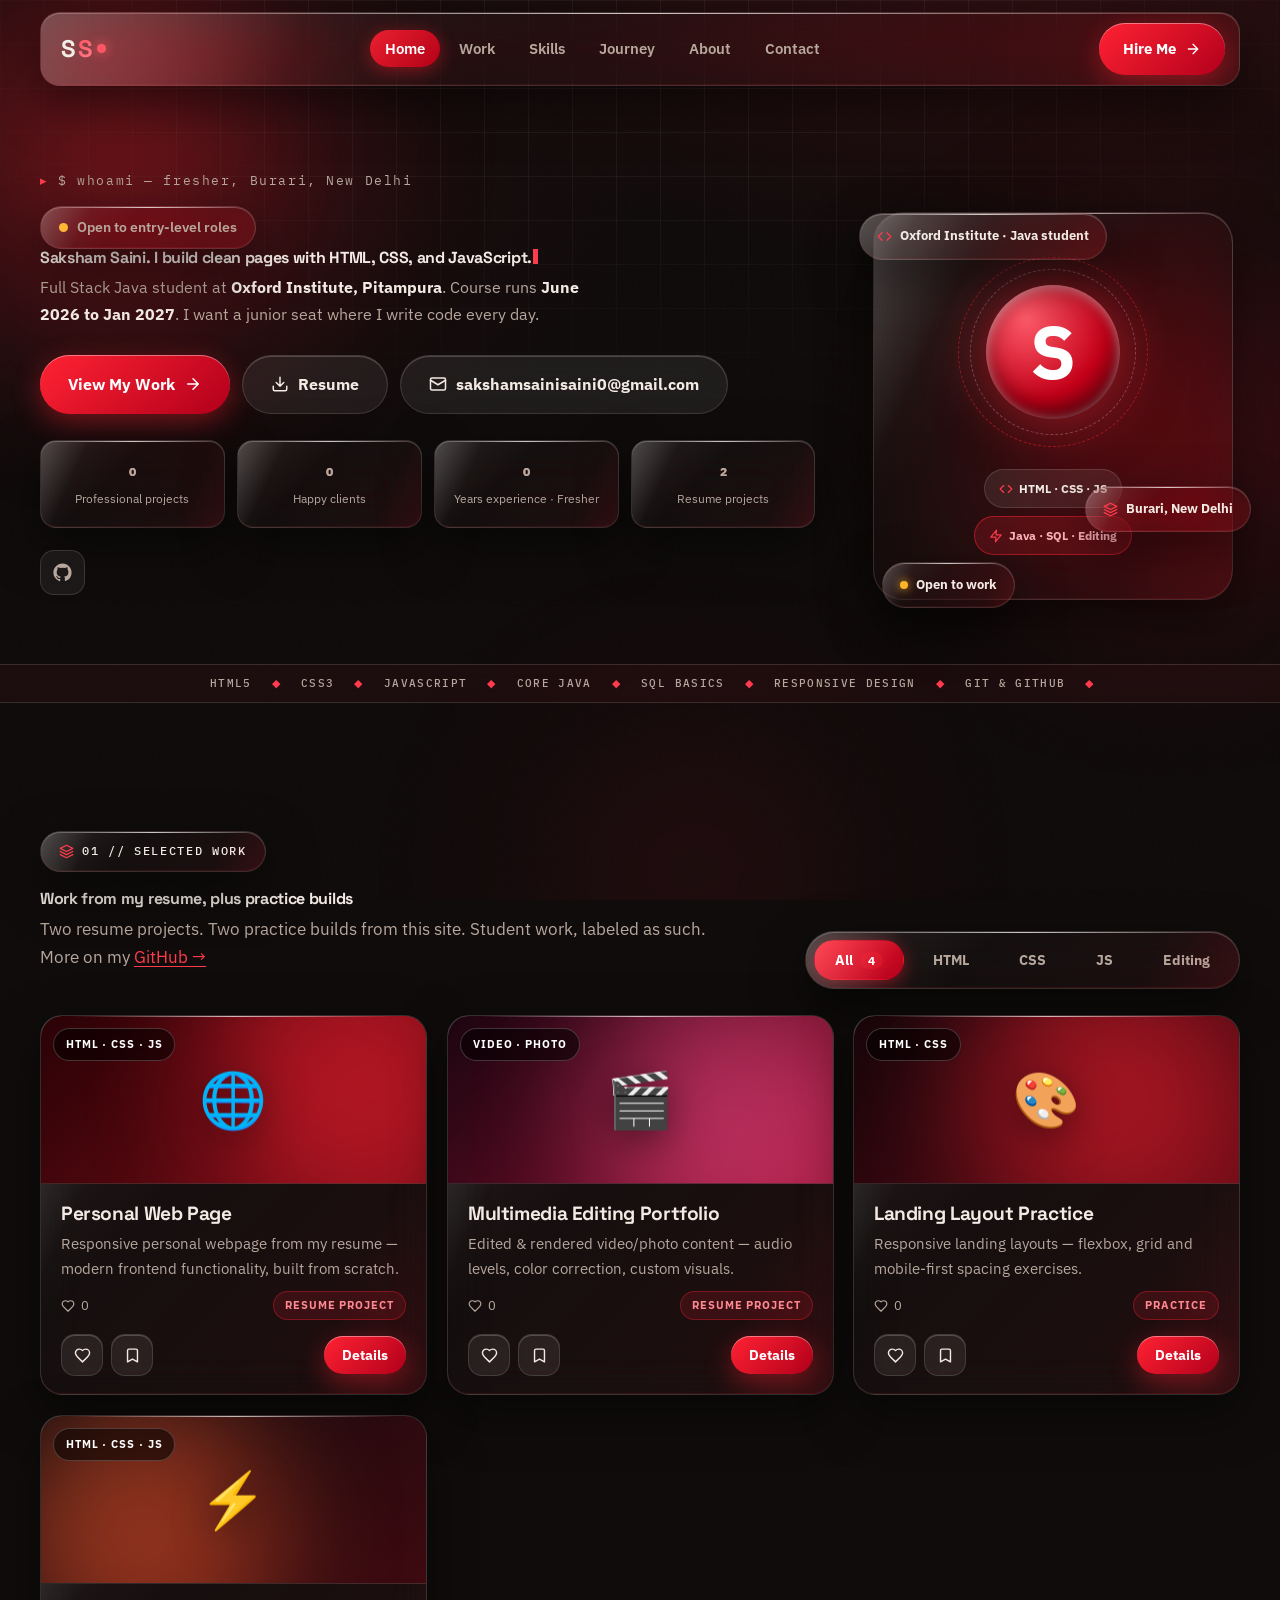
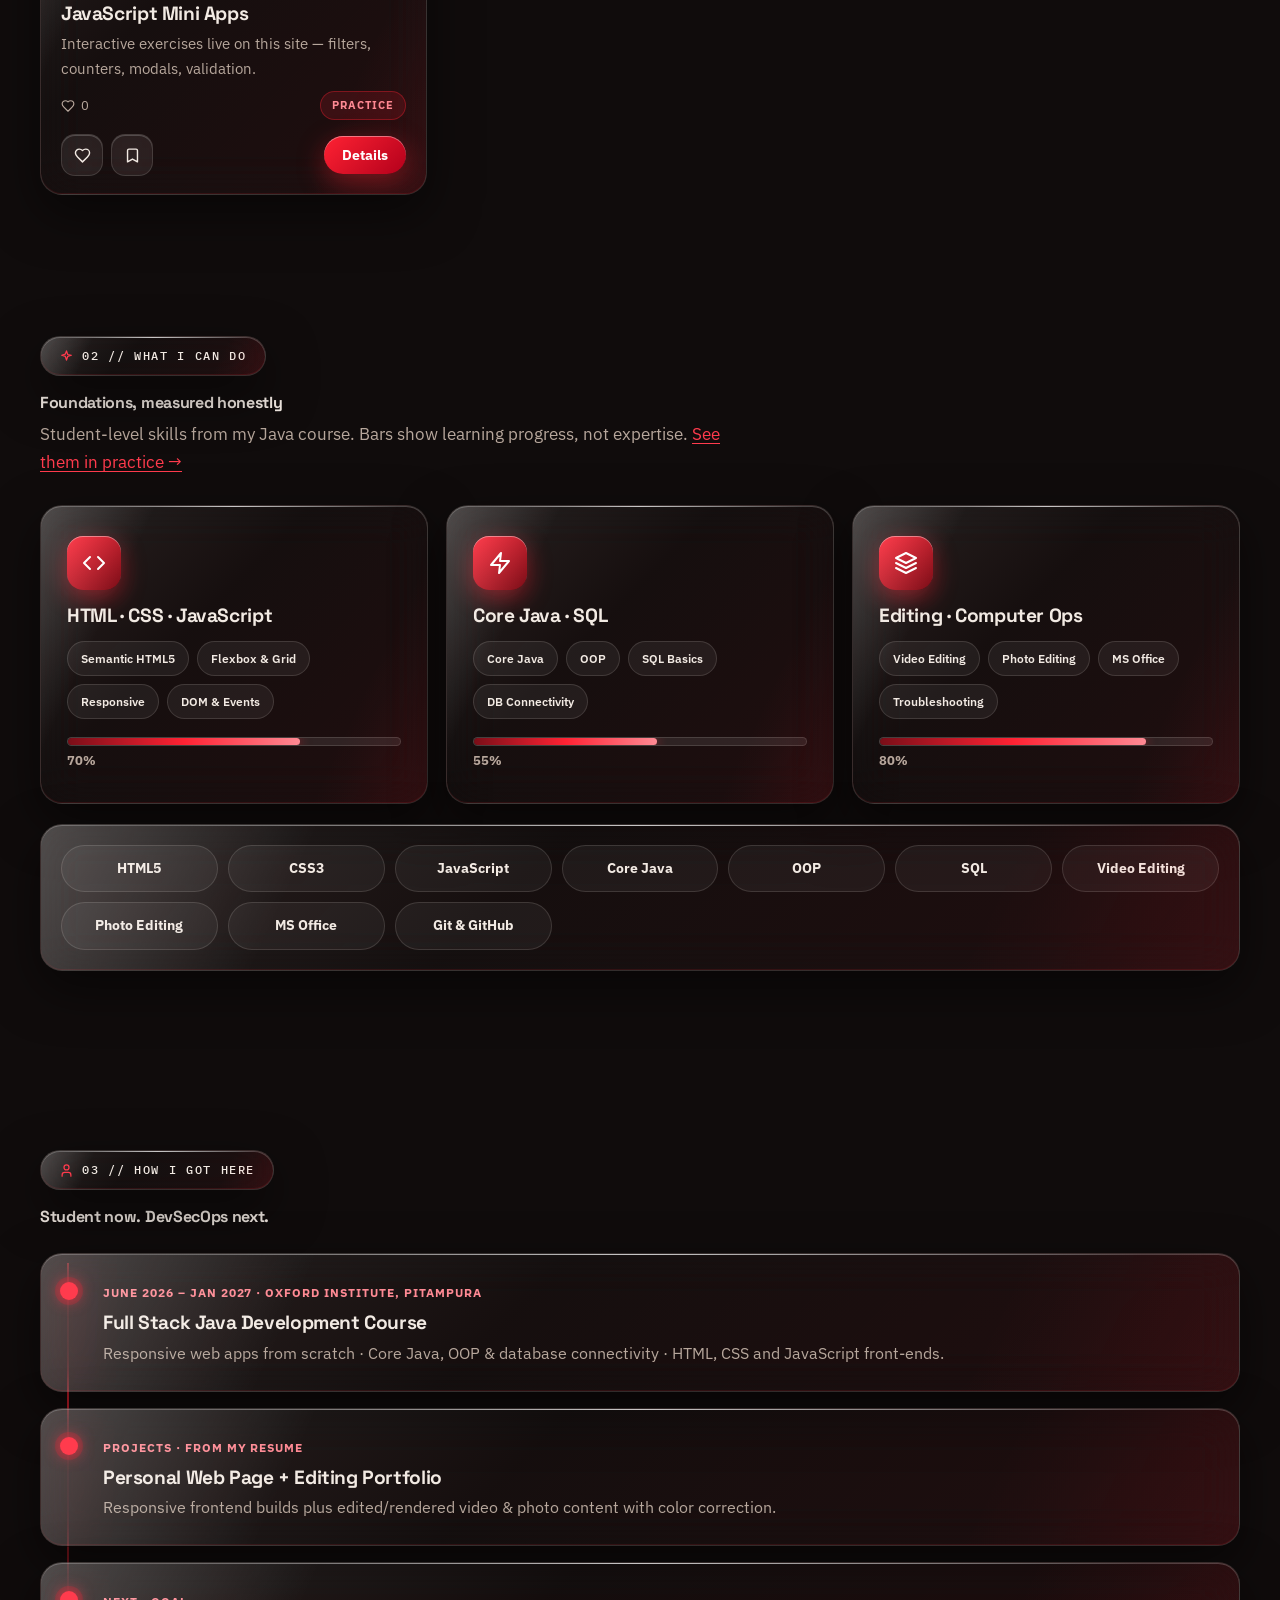
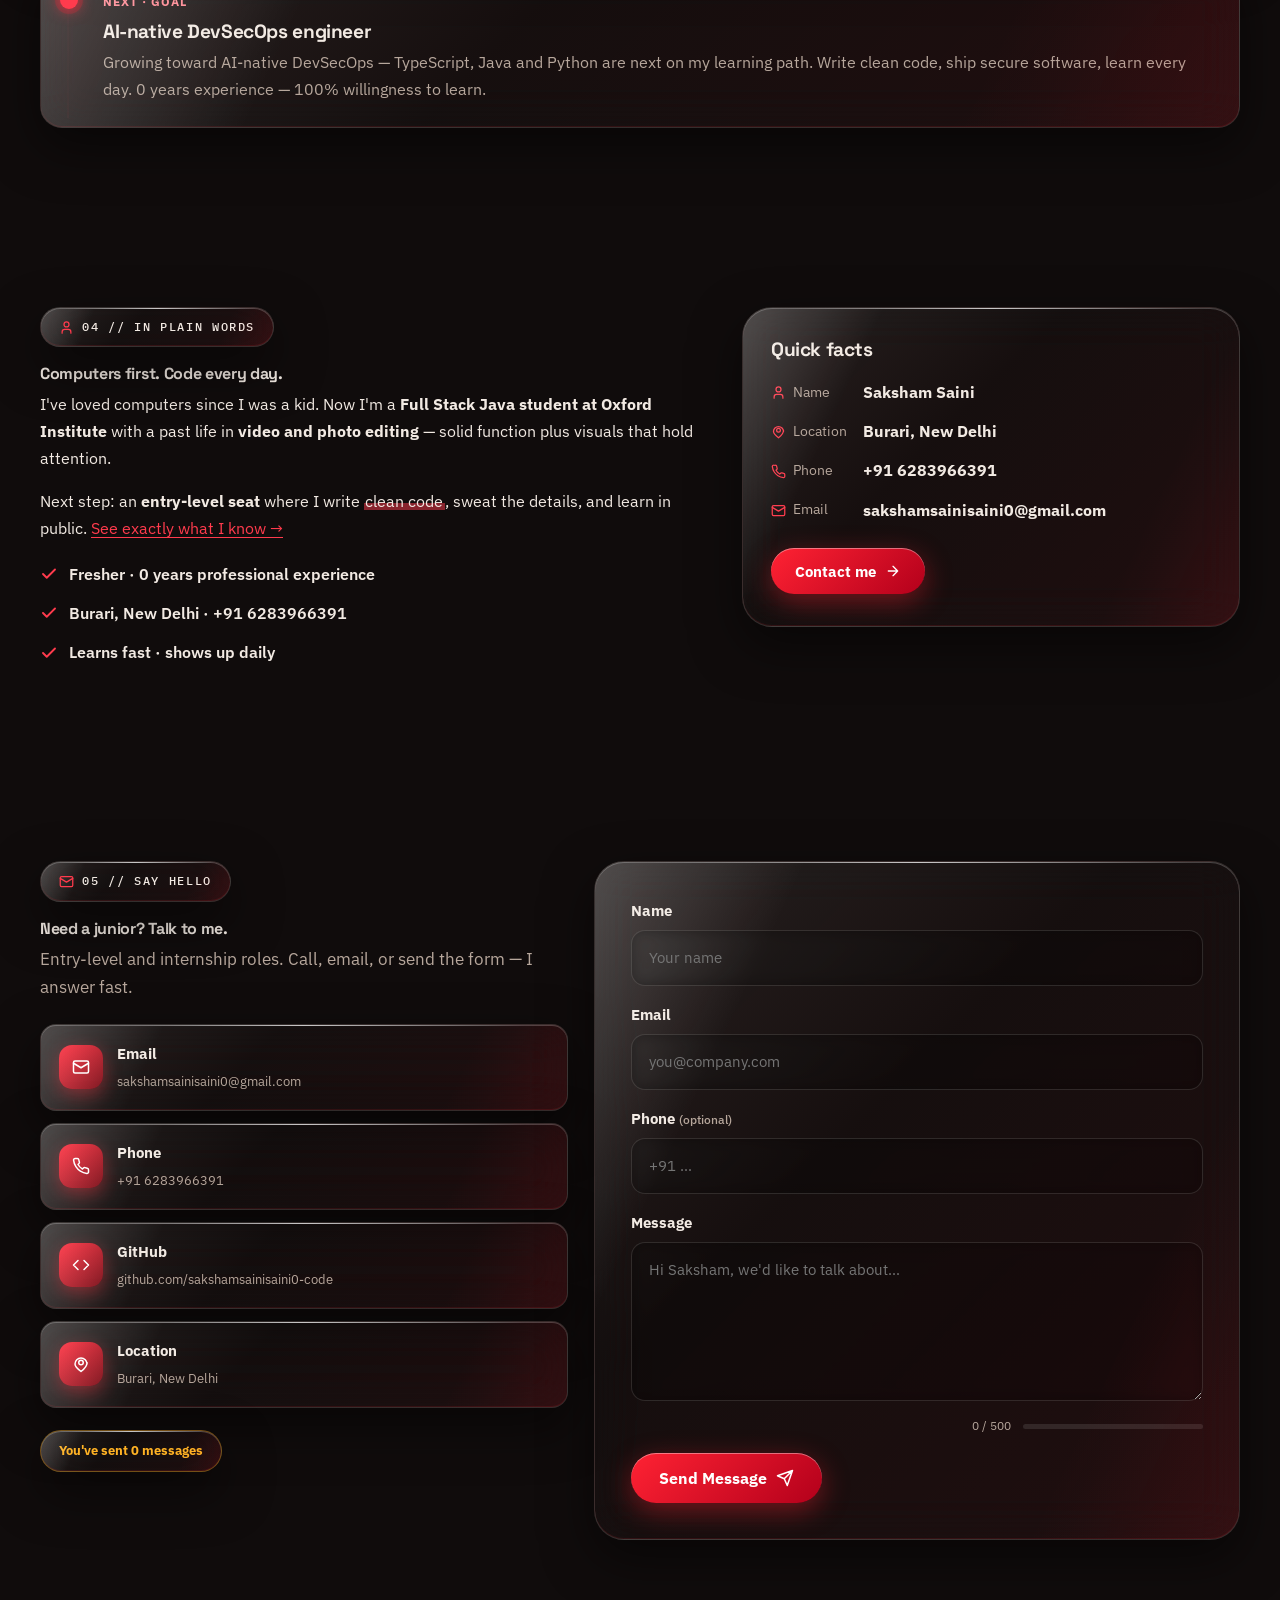
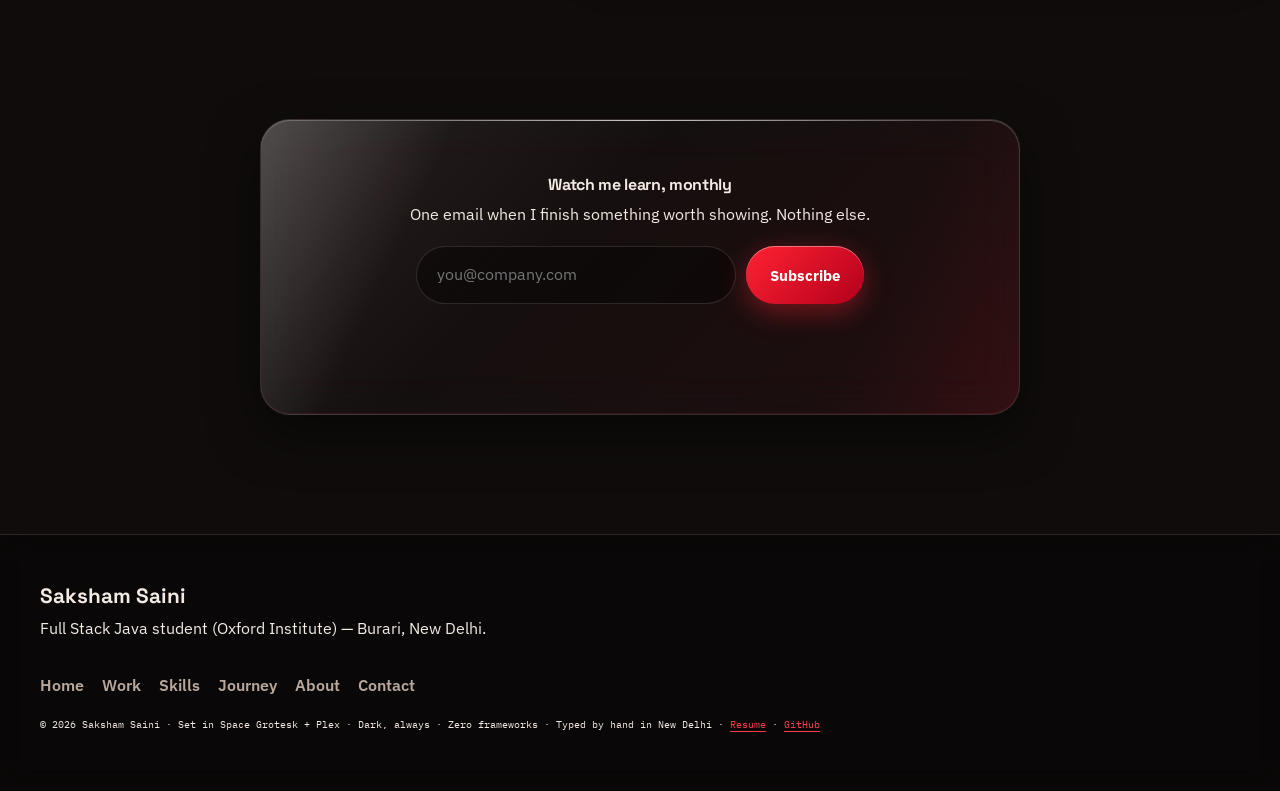
<file: index.html>
<!DOCTYPE html>
<html lang="en" data-theme="dark">
<head>
<meta charset="UTF-8">
<meta name="viewport" content="width=device-width, initial-scale=1.0, viewport-fit=cover">
<title>Saksham Saini — Full Stack Java Student & Aspiring Frontend Developer | New Delhi</title>
<meta name="description" content="Saksham Saini — Full Stack Java student at Oxford Institute, New Delhi. HTML, CSS, JavaScript, Core Java & SQL foundations plus video/photo editing. Seeking an entry-level role.">
<meta name="author" content="Saksham Saini">
<meta name="robots" content="index, follow">
<meta name="theme-color" content="#100C0C">
<meta name="color-scheme" content="dark">
<meta property="og:type" content="website">
<meta property="og:title" content="Saksham Saini — Full Stack Java Student & Aspiring Developer">
<meta property="og:description" content="Oxford Institute student. HTML · CSS · JS · Core Java · SQL. Seeking an entry-level position.">
<meta property="og:site_name" content="Saksham Saini Portfolio">
<meta name="twitter:card" content="summary">
<meta name="twitter:title" content="Saksham Saini — Full Stack Java Student">
<meta name="twitter:description" content="HTML · CSS · JS · Java · SQL. Fresher seeking an entry-level role.">
<link rel="icon" href="data:image/svg+xml,%3Csvg xmlns='http://www.w3.org/2000/svg' viewBox='0 0 100 100'%3E%3Crect width='100' height='100' rx='24' fill='%23060607'/%3E%3Ctext x='50' y='70' font-size='54' text-anchor='middle' fill='%23ff2233' font-family='Arial Black' font-weight='900'%3ES%3C/text%3E%3Ccircle cx='78' cy='26' r='8' fill='%23ff2233'/%3E%3C/svg%3E">
<link rel="preconnect" href="https://fonts.googleapis.com">
<link rel="preconnect" href="https://fonts.gstatic.com" crossorigin>
<link href="https://fonts.googleapis.com/css2?family=Space+Grotesk:wght@500;700&family=IBM+Plex+Sans:wght@400;500;600&family=IBM+Plex+Mono:wght@400;500&display=swap" rel="stylesheet">
<link rel="preload" href="style.css" as="style">
<link rel="stylesheet" href="style.css">
<script type="application/ld+json">{"@context":"https://schema.org","@type":"Person","name":"Saksham Saini","jobTitle":"Full Stack Java Student, Aspiring Frontend Developer","email":"mailto:sakshamsainisaini0@gmail.com","telephone":"+91-6283966391","address":{"@type":"PostalAddress","addressLocality":"Burari, New Delhi","addressCountry":"IN"},"knowsAbout":["HTML","CSS","JavaScript","Core Java","SQL","Video Editing"],"sameAs":["https://github.com/sakshamsainisaini0-code?tab=repositories"]}</script>
<style>html{scroll-behavior:smooth}body{margin:0;background:#100C0C;color:#F2EAE3;font-family:'IBM Plex Sans',-apple-system,'Segoe UI',Arial,sans-serif}.skip-link{position:absolute;left:-9999px;top:0;background:#ff2233;color:#fff;padding:12px 20px;z-index:9999;border-radius:0 0 12px 0;font-weight:700}.skip-link:focus{left:0}</style>
</head>
<body>
<a href="#main" class="skip-link">Skip to content</a>
<!-- If you're reading this source: I read docs. Hire me. -->

<!-- SVG ICON SPRITE (minimal set) -->
<svg width="0" height="0" style="position:absolute" aria-hidden="true"><defs>
<symbol id="i-arrow" viewBox="0 0 24 24" fill="none" stroke="currentColor" stroke-width="2" stroke-linecap="round" stroke-linejoin="round"><path d="M5 12h14M12 5l7 7-7 7"/></symbol>
<symbol id="i-mail" viewBox="0 0 24 24" fill="none" stroke="currentColor" stroke-width="2" stroke-linecap="round" stroke-linejoin="round"><rect x="2" y="4" width="20" height="16" rx="2"/><path d="m22 7-10 6L2 7"/></symbol>
<symbol id="i-download" viewBox="0 0 24 24" fill="none" stroke="currentColor" stroke-width="2" stroke-linecap="round" stroke-linejoin="round"><path d="M21 15v4a2 2 0 0 1-2 2H5a2 2 0 0 1-2-2v-4M7 10l5 5 5-5M12 15V3"/></symbol>
<symbol id="i-menu" viewBox="0 0 24 24" fill="none" stroke="currentColor" stroke-width="2" stroke-linecap="round"><path d="M4 7h16M4 12h16M4 17h16"/></symbol>
<symbol id="i-x" viewBox="0 0 24 24" fill="none" stroke="currentColor" stroke-width="2" stroke-linecap="round"><path d="M18 6 6 18M6 6l12 12"/></symbol>
<symbol id="i-heart" viewBox="0 0 24 24" fill="none" stroke="currentColor" stroke-width="2" stroke-linecap="round" stroke-linejoin="round"><path d="M19 14c1.49-1.46 3-3.21 3-5.5A5.5 5.5 0 0 0 16.5 3c-1.76 0-3 .5-4.5 2-1.5-1.5-2.74-2-4.5-2A5.5 5.5 0 0 0 2 8.5c0 2.3 1.5 4.05 3 5.5l7 7Z"/></symbol>
<symbol id="i-bookmark" viewBox="0 0 24 24" fill="none" stroke="currentColor" stroke-width="2" stroke-linecap="round" stroke-linejoin="round"><path d="m19 21-7-4-7 4V5a2 2 0 0 1 2-2h10a2 2 0 0 1 2 2v16z"/></symbol>
<symbol id="i-code" viewBox="0 0 24 24" fill="none" stroke="currentColor" stroke-width="2" stroke-linecap="round" stroke-linejoin="round"><path d="m16 18 6-6-6-6M8 6l-6 6 6 6"/></symbol>
<symbol id="i-layers" viewBox="0 0 24 24" fill="none" stroke="currentColor" stroke-width="2" stroke-linecap="round" stroke-linejoin="round"><path d="m12 2 10 5-10 5L2 7l10-5zM2 17l10 5 10-5M2 12l10 5 10-5"/></symbol>
<symbol id="i-sparkles" viewBox="0 0 24 24" fill="none" stroke="currentColor" stroke-width="2" stroke-linecap="round" stroke-linejoin="round"><path d="M12 3l1.9 5.8L19.7 10l-5.8 1.9L12 17.7l-1.9-5.8L4.3 10l5.8-1.9L12 3z"/></symbol>
<symbol id="i-user" viewBox="0 0 24 24" fill="none" stroke="currentColor" stroke-width="2" stroke-linecap="round" stroke-linejoin="round"><path d="M19 21v-2a4 4 0 0 0-4-4H9a4 4 0 0 0-4 4v2"/><circle cx="12" cy="7" r="4"/></symbol>
<symbol id="i-send" viewBox="0 0 24 24" fill="none" stroke="currentColor" stroke-width="2" stroke-linecap="round" stroke-linejoin="round"><path d="m22 2-7 20-4-9-9-4 20-7zM22 2 11 13"/></symbol>
<symbol id="i-check" viewBox="0 0 24 24" fill="none" stroke="currentColor" stroke-width="2.5" stroke-linecap="round" stroke-linejoin="round"><path d="M20 6 9 17l-5-5"/></symbol>
<symbol id="i-zap" viewBox="0 0 24 24" fill="none" stroke="currentColor" stroke-width="2" stroke-linecap="round" stroke-linejoin="round"><path d="M13 2 3 14h9l-1 8 10-12h-9l1-8z"/></symbol>
<symbol id="i-sun" viewBox="0 0 24 24" fill="none" stroke="currentColor" stroke-width="2" stroke-linecap="round"><circle cx="12" cy="12" r="4"/><path d="M12 2v2m0 16v2M4.9 4.9l1.4 1.4m11.4 11.4 1.4 1.4M2 12h2m16 0h2M4.9 19.1l1.4-1.4m11.4-11.4 1.4-1.4"/></symbol>
<symbol id="i-moon" viewBox="0 0 24 24" fill="none" stroke="currentColor" stroke-width="2" stroke-linecap="round" stroke-linejoin="round"><path d="M12 3a6 6 0 0 0 9 9 9 9 0 1 1-9-9z"/></symbol>
<symbol id="i-pin" viewBox="0 0 24 24" fill="none" stroke="currentColor" stroke-width="2" stroke-linecap="round" stroke-linejoin="round"><path d="M20 10c0 6-8 12-8 12s-8-6-8-10a8 8 0 0 1 16 0z"/><circle cx="12" cy="10" r="3"/></symbol>
<symbol id="i-phone" viewBox="0 0 24 24" fill="none" stroke="currentColor" stroke-width="2" stroke-linecap="round" stroke-linejoin="round"><path d="M22 16.9v3a2 2 0 0 1-2.2 2 19.8 19.8 0 0 1-8.6-3.1 19.5 19.5 0 0 1-6-6A19.8 19.8 0 0 1 2.1 4.2 2 2 0 0 1 4.1 2h3a2 2 0 0 1 2 1.7c.1 1 .4 2 .7 2.9a2 2 0 0 1-.5 2.1L8 10a16 16 0 0 0 6 6l1.3-1.3a2 2 0 0 1 2.1-.5c.9.3 1.9.6 2.9.7a2 2 0 0 1 1.7 2z"/></symbol>
</defs></svg>

<div class="scroll-progress" id="scrollProgress" aria-hidden="true"></div>
<div class="bg-stage" aria-hidden="true">
  <div class="orb orb-1"></div><div class="orb orb-2"></div><div class="orb orb-3"></div>
  <div class="grid-overlay"></div><div class="noise"></div>
</div>
<div class="cursor-glow" id="cursorGlow" aria-hidden="true"></div>

<header class="site-header" id="siteHeader">
  <nav class="nav-shell glass-liquid" aria-label="Main navigation">
    <a href="#home" class="logo" aria-label="Saksham Saini — home">S<span class="logo-m">S</span><span class="logo-dot"></span></a>
    <ul class="nav-links" id="navLinks">
      <li><a href="#home" class="nav-link active" data-nav="home">Home</a></li>
      <li><a href="#projects" class="nav-link" data-nav="projects">Work</a></li>
      <li><a href="#skills" class="nav-link" data-nav="skills">Skills</a></li>
      <li><a href="#journey" class="nav-link" data-nav="journey">Journey</a></li>
      <li><a href="#about" class="nav-link" data-nav="about">About</a></li>
      <li><a href="#contact" class="nav-link" data-nav="contact">Contact</a></li>
    </ul>
    <div class="nav-actions">
      <a href="#contact" class="btn btn-red magnetic"><span>Hire Me</span><svg width="16" height="16"><use href="#i-arrow"/></svg></a>
      <button class="icon-glass menu-btn" id="mobileToggle" aria-label="Open menu" aria-expanded="false" aria-controls="mobileMenu"><svg width="22" height="22"><use href="#i-menu"/></svg></button>
    </div>
  </nav>
  <div class="mobile-menu glass-liquid" id="mobileMenu" hidden>
    <a href="#home">Home</a><a href="#projects">Work</a><a href="#skills">Skills</a><a href="#journey">Journey</a><a href="#about">About</a><a href="#contact">Contact</a>
  </div>
</header>

<main id="main">
<!-- ============ HERO ============ -->
<section id="home" class="hero" data-section="home" aria-labelledby="hero-heading">
  <div class="container hero-grid">
    <div class="hero-copy">
      <p class="mono-kicker">$ whoami — fresher, Burari, New Delhi</p>
      <div class="hero-badge glass-liquid"><span class="pulse"></span> Open to entry-level roles</div>
      <h1 id="hero-heading">Saksham Saini. I build clean pages with HTML, CSS, and JavaScript.<span class="cursor-block" aria-hidden="true"></span></h1>
      <p class="hero-sub">Full Stack Java student at <strong>Oxford Institute, Pitampura</strong>. Course runs <strong>June 2026 to Jan 2027</strong>. I want a junior seat where I write code every day.</p>
      <div class="hero-ctas">
        <a href="#projects" class="btn btn-red btn-lg magnetic shine"><span>View My Work</span><svg width="18" height="18"><use href="#i-arrow"/></svg></a>
        <a class="btn btn-glass btn-lg magnetic" href="resume.html"><svg width="18" height="18"><use href="#i-download"/></svg><span>Resume</span></a>
        <button class="btn btn-glass btn-lg magnetic" id="copyEmailBtn"><svg width="18" height="18"><use href="#i-mail"/></svg><span id="copyEmailLabel">sakshamsainisaini0@gmail.com</span></button>
      </div>
      <dl class="hero-stats">
        <div class="stat glass-liquid"><dt class="visually-hidden">Professional projects</dt><dd><strong><span data-count="0">0</span></strong><span>Professional projects</span></dd></div>
        <div class="stat glass-liquid"><dt class="visually-hidden">Happy clients</dt><dd><strong><span data-count="0">0</span></strong><span>Happy clients</span></dd></div>
        <div class="stat glass-liquid"><dt class="visually-hidden">Years experience</dt><dd><strong><span data-count="0">0</span></strong><span>Years experience · Fresher</span></dd></div>
        <div class="stat glass-liquid"><dt class="visually-hidden">Resume projects</dt><dd><strong><span data-count="2">0</span></strong><span>Resume projects</span></dd></div>
      </dl>
      <div class="hero-social" aria-label="Social profiles">
        <a class="social-glass" href="https://github.com/sakshamsainisaini0-code?tab=repositories" target="_blank" rel="noopener" aria-label="GitHub — Saksham Saini"><svg viewBox="0 0 24 24" width="19" height="19" fill="currentColor" aria-hidden="true"><path d="M12 .5C5.65.5.5 5.65.5 12c0 5.08 3.29 9.39 7.86 10.91.58.11.79-.25.79-.55v-2.15c-3.2.7-3.87-1.36-3.87-1.36-.52-1.33-1.28-1.68-1.28-1.68-1.04-.71.08-.7.08-.7 1.15.08 1.76 1.19 1.76 1.19 1.03 1.76 2.7 1.25 3.36.96.1-.75.4-1.25.72-1.54-2.55-.29-5.23-1.28-5.23-5.68 0-1.26.45-2.28 1.19-3.09-.12-.29-.52-1.46.11-3.05 0 0 .97-.31 3.18 1.18a11 11 0 0 1 5.8 0c2.2-1.49 3.17-1.18 3.17-1.18.63 1.59.23 2.76.11 3.05.74.81 1.19 1.83 1.19 3.09 0 4.41-2.69 5.38-5.25 5.67.41.35.77 1.05.77 2.12v3.14c0 .3.21.67.8.55A11.51 11.51 0 0 0 23.5 12C23.5 5.65 18.35.5 12 .5z"/></svg></a>
      </div>
    </div>
    <div class="hero-visual" aria-hidden="true">
      <div class="orb-card glass-liquid tilt">
        <div class="orb-core"><span class="orb-letter">S</span><span class="orb-ring"></span><span class="orb-ring r2"></span></div>
        <div class="orb-row"><span class="mini-chip"><svg width="14" height="14"><use href="#i-code"/></svg> HTML · CSS · JS</span><span class="mini-chip red"><svg width="14" height="14"><use href="#i-zap"/></svg> Java · SQL · Editing</span></div>
      </div>
      <div class="float-chip fc-1 glass-liquid"><svg width="15" height="15"><use href="#i-code"/></svg> Oxford Institute · Java student</div>
      <div class="float-chip fc-2 glass-liquid"><svg width="15" height="15"><use href="#i-layers"/></svg> Burari, New Delhi</div>
      <div class="float-chip fc-3 glass-liquid"><span class="dot-live"></span> Open to work</div>
    </div>
  </div>
  <div class="marquee" aria-hidden="true"><div class="marquee-track">
    <span>HTML5</span><i>◆</i><span>CSS3</span><i>◆</i><span>JavaScript</span><i>◆</i><span>Core Java</span><i>◆</i><span>SQL Basics</span><i>◆</i><span>Responsive Design</span><i>◆</i><span>Git &amp; GitHub</span><i>◆</i>
  </div></div>
</section>

<!-- ============ PROJECTS ============ -->
<section id="projects" class="section" data-section="projects" aria-labelledby="projects-heading">
  <div class="container">
    <p class="eyebrow glass-liquid"><svg width="15" height="15"><use href="#i-layers"/></svg> 01 // Selected work</p>
    <div class="sec-head"><div><h2 id="projects-heading">Work from my resume, plus practice builds</h2>
    <p class="section-sub">Two resume projects. Two practice builds from this site. Student work, labeled as such. More on my <a href="https://github.com/sakshamsainisaini0-code?tab=repositories" target="_blank" rel="noopener">GitHub →</a></p></div>
    <div class="filter-bar glass-liquid" role="group" aria-label="Filter projects">
      <button class="filter-btn active" data-filter="all">All <b id="countAll">4</b></button>
      <button class="filter-btn" data-filter="html">HTML</button>
      <button class="filter-btn" data-filter="css">CSS</button>
      <button class="filter-btn" data-filter="js">JS</button>
      <button class="filter-btn" data-filter="editing">Editing</button>
    </div></div>
    <div class="project-grid" id="projectGrid">
      <article class="project-card glass-liquid tilt" data-category="html" data-project="webpage" tabindex="0" role="button" aria-label="Open Personal Web Page details">
        <div class="thumb t-1" aria-hidden="true"><span class="thumb-icon">🌐</span><span class="thumb-glow"></span><span class="thumb-tag">HTML · CSS · JS</span></div>
        <div class="card-body"><h3>Personal Web Page</h3><p>Responsive personal webpage from my resume — modern frontend functionality, built from scratch.</p>
        <div class="card-meta"><span class="meta-left"><svg width="14" height="14"><use href="#i-heart"/></svg> <span class="like-count">0</span></span><span class="meta-cat">Resume project</span></div>
        <div class="card-actions"><button class="icon-glass like-btn" data-like="webpage" aria-label="Like web page project" aria-pressed="false"><svg width="17" height="17"><use href="#i-heart"/></svg></button><button class="icon-glass save-btn" data-save="webpage" aria-label="Save web page project" aria-pressed="false"><svg width="17" height="17"><use href="#i-bookmark"/></svg></button><button class="btn btn-red btn-sm open-modal-btn" data-open="webpage"><span>Details</span></button></div></div>
      </article>
      <article class="project-card glass-liquid tilt" data-category="editing" data-project="editing" tabindex="0" role="button" aria-label="Open Multimedia Editing Portfolio details">
        <div class="thumb t-4" aria-hidden="true"><span class="thumb-icon">🎬</span><span class="thumb-glow"></span><span class="thumb-tag">Video · Photo</span></div>
        <div class="card-body"><h3>Multimedia Editing Portfolio</h3><p>Edited &amp; rendered video/photo content — audio levels, color correction, custom visuals.</p>
        <div class="card-meta"><span class="meta-left"><svg width="14" height="14"><use href="#i-heart"/></svg> <span class="like-count">0</span></span><span class="meta-cat">Resume project</span></div>
        <div class="card-actions"><button class="icon-glass like-btn" data-like="editing" aria-label="Like editing project" aria-pressed="false"><svg width="17" height="17"><use href="#i-heart"/></svg></button><button class="icon-glass save-btn" data-save="editing" aria-label="Save editing project" aria-pressed="false"><svg width="17" height="17"><use href="#i-bookmark"/></svg></button><button class="btn btn-red btn-sm open-modal-btn" data-open="editing"><span>Details</span></button></div></div>
      </article>
      <article class="project-card glass-liquid tilt" data-category="css" data-project="landing" tabindex="0" role="button" aria-label="Open landing practice details">
        <div class="thumb t-3" aria-hidden="true"><span class="thumb-icon">🎨</span><span class="thumb-glow"></span><span class="thumb-tag">HTML · CSS</span></div>
        <div class="card-body"><h3>Landing Layout Practice</h3><p>Responsive landing layouts — flexbox, grid and mobile-first spacing exercises.</p>
        <div class="card-meta"><span class="meta-left"><svg width="14" height="14"><use href="#i-heart"/></svg> <span class="like-count">0</span></span><span class="meta-cat">Practice</span></div>
        <div class="card-actions"><button class="icon-glass like-btn" data-like="landing" aria-label="Like landing project" aria-pressed="false"><svg width="17" height="17"><use href="#i-heart"/></svg></button><button class="icon-glass save-btn" data-save="landing" aria-label="Save landing project" aria-pressed="false"><svg width="17" height="17"><use href="#i-bookmark"/></svg></button><button class="btn btn-red btn-sm open-modal-btn" data-open="landing"><span>Details</span></button></div></div>
      </article>
      <article class="project-card glass-liquid tilt" data-category="js" data-project="interactive" tabindex="0" role="button" aria-label="Open JavaScript practice details">
        <div class="thumb t-2" aria-hidden="true"><span class="thumb-icon">⚡</span><span class="thumb-glow"></span><span class="thumb-tag">HTML · CSS · JS</span></div>
        <div class="card-body"><h3>JavaScript Mini Apps</h3><p>Interactive exercises live on this site — filters, counters, modals, validation.</p>
        <div class="card-meta"><span class="meta-left"><svg width="14" height="14"><use href="#i-heart"/></svg> <span class="like-count">0</span></span><span class="meta-cat">Practice</span></div>
        <div class="card-actions"><button class="icon-glass like-btn" data-like="interactive" aria-label="Like JS practice project" aria-pressed="false"><svg width="17" height="17"><use href="#i-heart"/></svg></button><button class="icon-glass save-btn" data-save="interactive" aria-label="Save JS practice project" aria-pressed="false"><svg width="17" height="17"><use href="#i-bookmark"/></svg></button><button class="btn btn-red btn-sm open-modal-btn" data-open="interactive"><span>Details</span></button></div></div>
      </article>
    </div>
    <p class="empty-msg glass-liquid" id="emptyMsg" hidden>No projects in this lane yet — I'm building more. Check my <a href="https://github.com/sakshamsainisaini0-code?tab=repositories" target="_blank" rel="noopener">GitHub →</a></p>
  </div>
</section>

<!-- ============ SKILLS ============ -->
<section id="skills" class="section" data-section="skills" aria-labelledby="skills-heading">
  <div class="container">
    <p class="eyebrow glass-liquid"><svg width="15" height="15"><use href="#i-sparkles"/></svg> 02 // What I can do</p>
    <h2 id="skills-heading">Foundations, measured honestly</h2>
    <p class="section-sub">Student-level skills from my Java course. Bars show learning progress, not expertise. <a href="#projects">See them in practice →</a></p>
    <div class="skills-grid">
      <div class="skill-card glass-liquid tilt reveal">
        <div class="skill-icon"><svg width="24" height="24"><use href="#i-code"/></svg></div>
        <h3>HTML · CSS · JavaScript</h3>
        <div class="tags"><span>Semantic HTML5</span><span>Flexbox &amp; Grid</span><span>Responsive</span><span>DOM &amp; Events</span></div>
        <div class="bar" role="img" aria-label="Frontend learning progress 70 percent"><div class="bar-fill" data-width="70%"></div></div>
        <span class="pct" data-pct="70">0%</span>
      </div>
      <div class="skill-card glass-liquid tilt reveal">
        <div class="skill-icon"><svg width="24" height="24"><use href="#i-zap"/></svg></div>
        <h3>Core Java · SQL</h3>
        <div class="tags"><span>Core Java</span><span>OOP</span><span>SQL Basics</span><span>DB Connectivity</span></div>
        <div class="bar" role="img" aria-label="Java SQL learning progress 55 percent"><div class="bar-fill" data-width="55%"></div></div>
        <span class="pct" data-pct="55">0%</span>
      </div>
      <div class="skill-card glass-liquid tilt reveal">
        <div class="skill-icon"><svg width="24" height="24"><use href="#i-layers"/></svg></div>
        <h3>Editing · Computer Ops</h3>
        <div class="tags"><span>Video Editing</span><span>Photo Editing</span><span>MS Office</span><span>Troubleshooting</span></div>
        <div class="bar" role="img" aria-label="Editing learning progress 80 percent"><div class="bar-fill" data-width="80%"></div></div>
        <span class="pct" data-pct="80">0%</span>
      </div>
    </div>
    <div class="tool-strip glass-liquid reveal" aria-label="Full skill list">
      <span>HTML5</span><span>CSS3</span><span>JavaScript</span><span>Core Java</span><span>OOP</span><span>SQL</span><span>Video Editing</span><span>Photo Editing</span><span>MS Office</span><span>Git &amp; GitHub</span>
    </div>
  </div>
</section>

<!-- ============ JOURNEY ============ -->
<section id="journey" class="section" data-section="journey" aria-labelledby="journey-heading">
  <div class="container">
    <p class="eyebrow glass-liquid"><svg width="15" height="15"><use href="#i-user"/></svg> 03 // How I got here</p>
    <h2 id="journey-heading">Student now. DevSecOps next.</h2>
    <ol class="timeline">
      <li class="t-item glass-liquid reveal"><span class="t-dot"></span><div><span class="t-date">June 2026 – Jan 2027 · Oxford Institute, Pitampura</span><h3>Full Stack Java Development Course</h3><p>Responsive web apps from scratch · Core Java, OOP &amp; database connectivity · HTML, CSS and JavaScript front-ends.</p></div></li>
      <li class="t-item glass-liquid reveal"><span class="t-dot"></span><div><span class="t-date">Projects · from my resume</span><h3>Personal Web Page + Editing Portfolio</h3><p>Responsive frontend builds plus edited/rendered video &amp; photo content with color correction.</p></div></li>
      <li class="t-item glass-liquid reveal"><span class="t-dot"></span><div><span class="t-date">Next · Goal</span><h3>AI-native DevSecOps engineer</h3><p>Growing toward AI-native DevSecOps — TypeScript, Java and Python are next on my learning path. Write clean code, ship secure software, learn every day. 0 years experience — 100% willingness to learn.</p></div></li>
    </ol>
  </div>
</section>

<!-- ============ ABOUT ============ -->
<section id="about" class="section" data-section="about" aria-labelledby="about-heading">
  <div class="container about-grid">
    <div class="reveal"><p class="eyebrow glass-liquid"><svg width="15" height="15"><use href="#i-user"/></svg> 04 // In plain words</p>
      <h2 id="about-heading">Computers first. Code every day.</h2>
      <p>I've loved computers since I was a kid. Now I'm a <strong>Full Stack Java student at Oxford Institute</strong> with a past life in <strong>video and photo editing</strong> — solid function plus visuals that hold attention.</p>
      <p>Next step: an <strong>entry-level seat</strong> where I write <span class="mark">clean code</span>, sweat the details, and learn in public. <a href="#skills">See exactly what I know →</a></p>
      <ul class="check-list">
        <li><svg width="18" height="18"><use href="#i-check"/></svg> Fresher · 0 years professional experience</li>
        <li><svg width="18" height="18"><use href="#i-check"/></svg> Burari, New Delhi · +91 6283966391</li>
        <li><svg width="18" height="18"><use href="#i-check"/></svg> Learns fast · shows up daily</li>
      </ul>
    </div>
    <aside class="facts-card glass-liquid reveal" aria-label="Quick facts">
      <h3>Quick facts</h3>
      <dl class="facts"><dt><svg width="15" height="15"><use href="#i-user"/></svg> Name</dt><dd>Saksham Saini</dd><dt><svg width="15" height="15"><use href="#i-pin"/></svg> Location</dt><dd>Burari, New Delhi</dd><dt><svg width="15" height="15"><use href="#i-phone"/></svg> Phone</dt><dd>+91 6283966391</dd><dt><svg width="15" height="15"><use href="#i-mail"/></svg> Email</dt><dd>sakshamsainisaini0@gmail.com</dd></dl>
      <button class="btn btn-red magnetic shine" data-goto="#contact"><span>Contact me</span><svg width="16" height="16"><use href="#i-arrow"/></svg></button>
    </aside>
  </div>
</section>

<!-- ============ CONTACT ============ -->
<section id="contact" class="section" data-section="contact" aria-labelledby="contact-heading">
  <div class="container contact-grid">
    <div class="reveal"><p class="eyebrow glass-liquid"><svg width="15" height="15"><use href="#i-mail"/></svg> 05 // Say hello</p>
      <h2 id="contact-heading">Need a junior? Talk to me.</h2>
      <p class="section-sub">Entry-level and internship roles. Call, email, or send the form — I answer fast.</p>
      <div class="contact-cards">
        <a class="c-card glass-liquid" href="mailto:sakshamsainisaini0@gmail.com"><span class="c-icon"><svg width="18" height="18"><use href="#i-mail"/></svg></span><span><b>Email</b><small>sakshamsainisaini0@gmail.com</small></span></a>
        <a class="c-card glass-liquid" href="tel:+916283966391"><span class="c-icon"><svg width="18" height="18"><use href="#i-phone"/></svg></span><span><b>Phone</b><small>+91 6283966391</small></span></a>
        <a class="c-card glass-liquid" href="https://github.com/sakshamsainisaini0-code?tab=repositories" target="_blank" rel="noopener"><span class="c-icon"><svg width="18" height="18"><use href="#i-code"/></svg></span><span><b>GitHub</b><small>github.com/sakshamsainisaini0-code</small></span></a>
        <span class="c-card glass-liquid"><span class="c-icon"><svg width="18" height="18"><use href="#i-pin"/></svg></span><span><b>Location</b><small>Burari, New Delhi</small></span></span>
      </div>
      <span class="badge-count glass-liquid" id="submissionBadge" aria-live="polite">You've sent 0 messages</span>
    </div>
    <form id="contactForm" class="form-glass glass-liquid reveal" novalidate aria-label="Contact form">
      <div class="field"><label for="cName">Name</label><input id="cName" name="name" type="text" autocomplete="name" placeholder="Your name" required><p class="error" id="errName" role="alert" hidden></p></div>
      <div class="field"><label for="cEmail">Email</label><input id="cEmail" name="email" type="email" autocomplete="email" placeholder="you@company.com" required><p class="error" id="errEmail" role="alert" hidden></p></div>
      <div class="field"><label for="cPhone">Phone <small>(optional)</small></label><input id="cPhone" name="phone" type="tel" autocomplete="tel" placeholder="+91 …"><p class="error" id="errPhone" role="alert" hidden></p></div>
      <div class="field"><label for="cMsg">Message</label><textarea id="cMsg" name="message" rows="5" maxlength="500" placeholder="Hi Saksham, we'd like to talk about…" required></textarea><div class="char-row"><small id="charCount">0 / 500</small><span class="bar-mini"><span id="charBar"></span></span></div><p class="error" id="errMsg" role="alert" hidden></p></div>
      <button type="submit" class="btn btn-red btn-lg magnetic shine" id="sendBtn"><span>Send Message</span><svg width="18" height="18"><use href="#i-send"/></svg></button>
    </form>
  </div>
</section>

<!-- ============ NEWSLETTER ============ -->
<section id="newsletter" class="section" data-section="newsletter" aria-labelledby="news-heading">
  <div class="container"><div class="news-card glass-liquid reveal">
    <h2 id="news-heading">Watch me learn, monthly</h2>
    <p>One email when I finish something worth showing. Nothing else.</p>
    <form id="newsForm" novalidate aria-label="Newsletter form">
      <label for="newsEmail" class="visually-hidden">Email address</label>
      <input id="newsEmail" type="email" placeholder="you@company.com" autocomplete="email" required>
      <button type="submit" class="btn btn-red magnetic"><span>Subscribe</span></button>
    </form>
    <p class="news-msg" id="newsMsg" role="status" aria-live="polite"></p>
  </div></div>
</section>
</main>

<footer class="footer" aria-label="Footer">
  <div class="container footer-grid">
    <div><strong class="f-logo">Saksham Saini<span class="logo-dot"></span></strong><p>Full Stack Java student (Oxford Institute) — Burari, New Delhi.</p></div>
    <nav aria-label="Footer navigation"><a href="#home">Home</a><a href="#projects">Work</a><a href="#skills">Skills</a><a href="#journey">Journey</a><a href="#about">About</a><a href="#contact">Contact</a></nav>
    <p class="colophon"><small>© <span id="year">2026</span> Saksham Saini · Set in Space Grotesk + Plex · Dark, always · Zero frameworks · Typed by hand in New Delhi · <a href="resume.html">Resume</a> · <a href="https://github.com/sakshamsainisaini0-code?tab=repositories" target="_blank" rel="noopener">GitHub</a></small></p>
  </div>
</footer>

<button class="to-top glass-liquid" id="toTop" aria-label="Back to top" hidden><svg width="20" height="20" viewBox="0 0 24 24" fill="none" stroke="currentColor" stroke-width="2" stroke-linecap="round"><path d="M12 19V5M5 12l7-7 7 7"/></svg></button>
<div class="toast-region" id="toastRegion" aria-live="polite" aria-atomic="true"></div>

<div class="modal-backdrop" id="modalBackdrop" hidden>
  <div class="modal glass-liquid" role="dialog" aria-modal="true" aria-labelledby="modalTitle">
    <button class="modal-close icon-glass" id="modalClose" aria-label="Close project details"><svg width="18" height="18"><use href="#i-x"/></svg></button>
    <div class="modal-thumb" id="modalThumb" aria-hidden="true"></div>
    <h3 id="modalTitle">Project</h3>
    <p id="modalDesc">Description</p>
    <ul id="modalResults" class="check-list"></ul>
    <div class="modal-actions"><a href="#contact" class="btn btn-red" id="modalCta"><span>Contact me about this</span><svg width="16" height="16"><use href="#i-arrow"/></svg></a></div>
  </div>
</div>

<script src="app.js" defer></script>
</body>
</html>
</file>
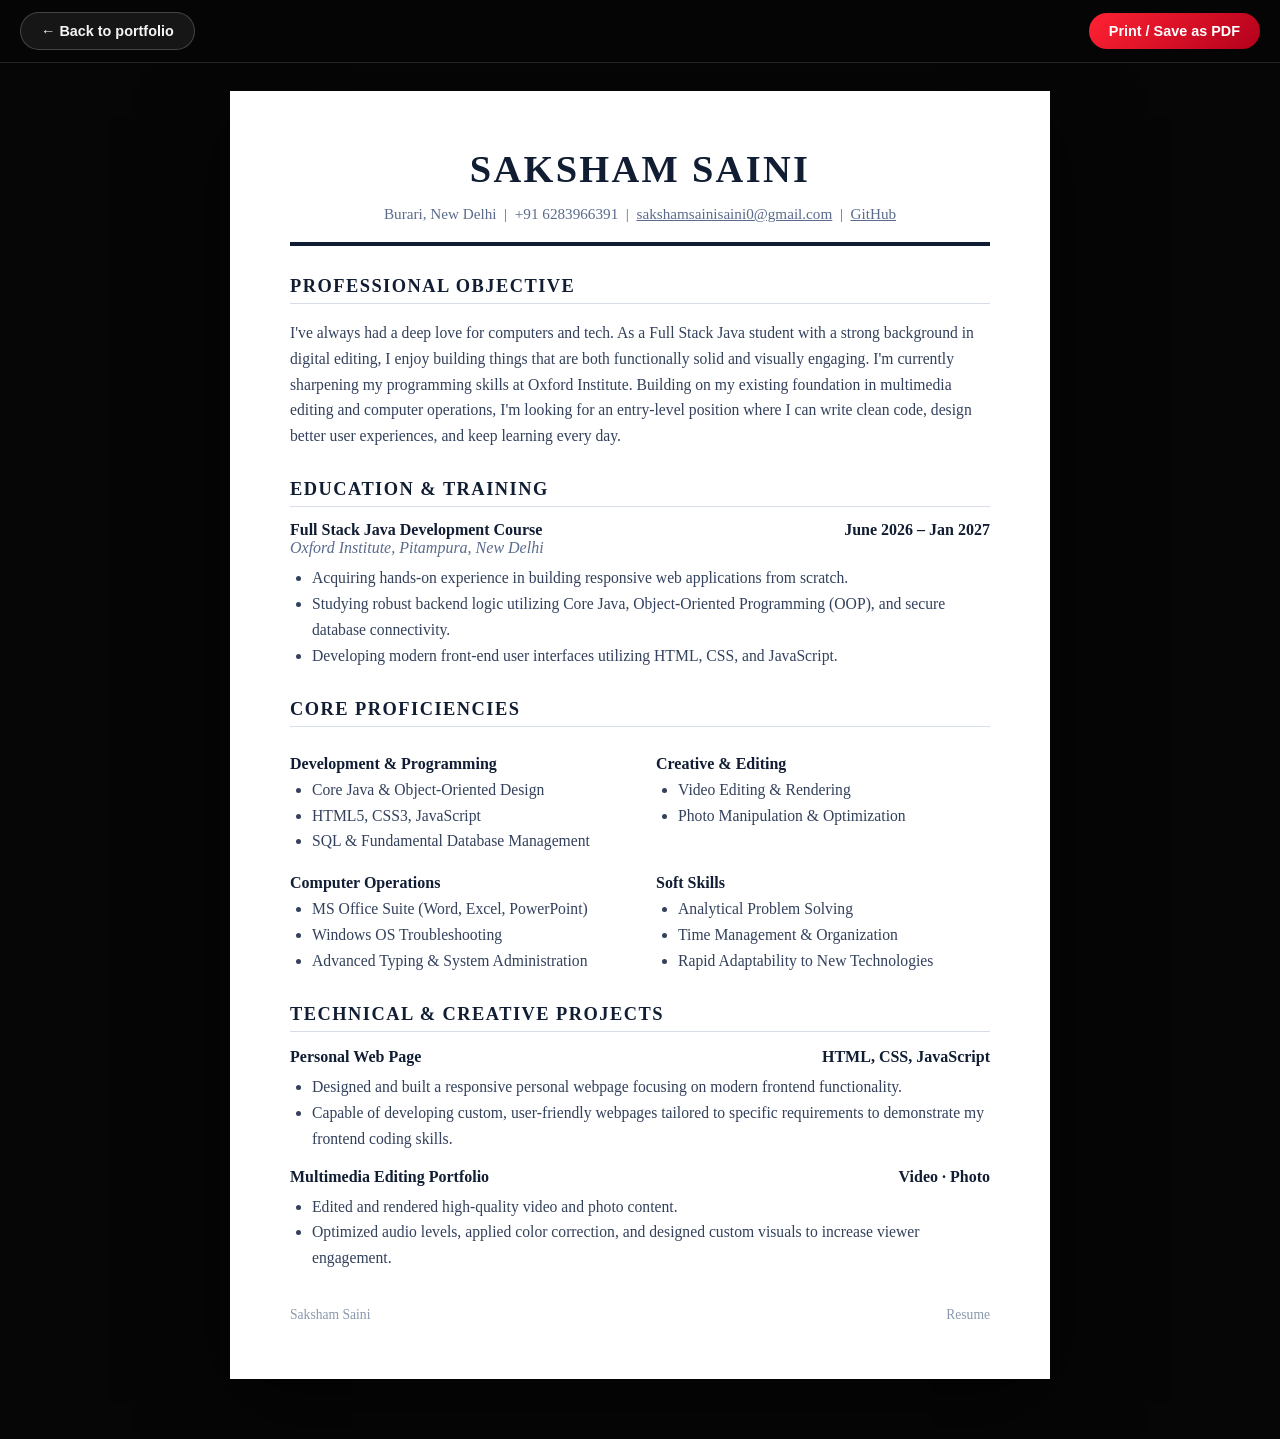
<file: resume.html>
<!DOCTYPE html>
<html lang="en">
<head>
<meta charset="UTF-8">
<meta name="viewport" content="width=device-width, initial-scale=1.0">
<title>Resume — Saksham Saini</title>
<meta name="description" content="Resume of Saksham Saini — Full Stack Java student, Oxford Institute New Delhi. HTML, CSS, JavaScript, Core Java, SQL.">
<meta name="robots" content="index, follow">
<link rel="icon" href="data:image/svg+xml,%3Csvg xmlns='http://www.w3.org/2000/svg' viewBox='0 0 100 100'%3E%3Crect width='100' height='100' rx='24' fill='%23060607'/%3E%3Ctext x='50' y='70' font-size='54' text-anchor='middle' fill='%23ff2233' font-family='Arial Black' font-weight='900'%3ES%3C/text%3E%3C/svg%3E">
<style>
*{box-sizing:border-box}
body{margin:0;background:#060607;font-family:Georgia,'Times New Roman',serif;color:#1f2a44}
.toolbar{position:sticky;top:0;z-index:10;display:flex;gap:10px;align-items:center;justify-content:space-between;padding:12px 20px;background:rgba(6,6,7,.9);backdrop-filter:blur(12px);border-bottom:1px solid rgba(255,255,255,.12)}
.toolbar a,.toolbar button{display:inline-flex;align-items:center;gap:8px;padding:10px 20px;border-radius:999px;font:700 .9rem Inter,-apple-system,'Segoe UI',sans-serif;text-decoration:none;cursor:pointer;border:1px solid rgba(255,255,255,.2);background:rgba(255,255,255,.07);color:#f5f5f6}
.toolbar .print{background:linear-gradient(135deg,#ff2233,#b3001b);border:0;color:#fff}
.sheet{max-width:820px;margin:28px auto 60px;background:#fff;padding:56px 60px;box-shadow:0 24px 80px rgba(0,0,0,.6)}
.sheet h1{margin:0;text-align:center;font-size:2.4rem;letter-spacing:.06em;color:#111d33}
.contact{text-align:center;color:#5a6b8c;font-size:.95rem;margin:10px 0 0}
.contact a{color:#5a6b8c}
.rule{border:0;border-top:4px solid #111d33;margin:16px 0 24px}
h2{font-size:1.15rem;letter-spacing:.08em;color:#111d33;border-bottom:1px solid #d7dee9;padding-bottom:6px;margin:30px 0 14px}
p,li{font-size:.98rem;line-height:1.65;color:#33415c}
ul{margin:8px 0;padding-left:22px}
.edu-head{display:flex;justify-content:space-between;gap:12px;flex-wrap:wrap;font-weight:700;color:#111d33}
.edu-sub{font-style:italic;color:#5a6b8c}
.cols{display:grid;grid-template-columns:1fr 1fr;gap:6px 32px}
.cols h3{margin:14px 0 4px;font-size:1rem;color:#111d33}
.cols ul{margin:0}
.proj-head{display:flex;justify-content:space-between;gap:12px;flex-wrap:wrap;font-weight:700;color:#111d33;margin-top:16px}
.foot{display:flex;justify-content:space-between;color:#8a97ad;font-size:.85rem;margin-top:36px}
@media(max-width:640px){.sheet{padding:32px 22px;margin:12px}.cols{grid-template-columns:1fr}}
@media print{.toolbar{display:none}body{background:#fff}.sheet{margin:0;box-shadow:none;max-width:none}}
</style>
</head>
<body>
<div class="toolbar">
  <a href="index.html">← Back to portfolio</a>
  <button class="print" onclick="window.print()">Print / Save as PDF</button>
</div>
<main class="sheet">
  <h1>SAKSHAM SAINI</h1>
  <p class="contact">Burari, New Delhi &nbsp;|&nbsp; +91 6283966391 &nbsp;|&nbsp; <a href="mailto:sakshamsainisaini0@gmail.com">sakshamsainisaini0@gmail.com</a> &nbsp;|&nbsp; <a href="https://github.com/sakshamsainisaini0-code?tab=repositories">GitHub</a></p>
  <hr class="rule">

  <h2>PROFESSIONAL OBJECTIVE</h2>
  <p>I've always had a deep love for computers and tech. As a Full Stack Java student with a strong background in digital editing, I enjoy building things that are both functionally solid and visually engaging. I'm currently sharpening my programming skills at Oxford Institute. Building on my existing foundation in multimedia editing and computer operations, I'm looking for an entry-level position where I can write clean code, design better user experiences, and keep learning every day.</p>

  <h2>EDUCATION &amp; TRAINING</h2>
  <div class="edu-head"><span>Full Stack Java Development Course</span><span>June 2026 – Jan 2027</span></div>
  <div class="edu-sub">Oxford Institute, Pitampura, New Delhi</div>
  <ul>
    <li>Acquiring hands-on experience in building responsive web applications from scratch.</li>
    <li>Studying robust backend logic utilizing Core Java, Object-Oriented Programming (OOP), and secure database connectivity.</li>
    <li>Developing modern front-end user interfaces utilizing HTML, CSS, and JavaScript.</li>
  </ul>

  <h2>CORE PROFICIENCIES</h2>
  <div class="cols">
    <div><h3>Development &amp; Programming</h3><ul><li>Core Java &amp; Object-Oriented Design</li><li>HTML5, CSS3, JavaScript</li><li>SQL &amp; Fundamental Database Management</li></ul></div>
    <div><h3>Creative &amp; Editing</h3><ul><li>Video Editing &amp; Rendering</li><li>Photo Manipulation &amp; Optimization</li></ul></div>
    <div><h3>Computer Operations</h3><ul><li>MS Office Suite (Word, Excel, PowerPoint)</li><li>Windows OS Troubleshooting</li><li>Advanced Typing &amp; System Administration</li></ul></div>
    <div><h3>Soft Skills</h3><ul><li>Analytical Problem Solving</li><li>Time Management &amp; Organization</li><li>Rapid Adaptability to New Technologies</li></ul></div>
  </div>

  <h2>TECHNICAL &amp; CREATIVE PROJECTS</h2>
  <div class="proj-head"><span>Personal Web Page</span><span>HTML, CSS, JavaScript</span></div>
  <ul>
    <li>Designed and built a responsive personal webpage focusing on modern frontend functionality.</li>
    <li>Capable of developing custom, user-friendly webpages tailored to specific requirements to demonstrate my frontend coding skills.</li>
  </ul>
  <div class="proj-head"><span>Multimedia Editing Portfolio</span><span>Video · Photo</span></div>
  <ul>
    <li>Edited and rendered high-quality video and photo content.</li>
    <li>Optimized audio levels, applied color correction, and designed custom visuals to increase viewer engagement.</li>
  </ul>

  <div class="foot"><span>Saksham Saini</span><span>Resume</span></div>
</main>
</body>
</html>
</file>
<file: style.css>
/* RED × BLACK LIQUID GLASS PORTFOLIO — mobile → 4K, perf-first, a11y */
:root{
--bg:#100C0C;--bg2:#160F0F;--card:rgba(242,234,227,.045);
--red:#FF3B4D;--red-deep:#A30018;--red-soft:rgba(255,59,77,.14);
--text:#F2EAE3;--muted:#B7A79C;--line:rgba(242,234,227,.14);--amber:#FFB224;
--glass-bg:linear-gradient(135deg,rgba(242,234,227,.10),rgba(242,234,227,.02) 40%,rgba(255,59,77,.06));
--font-d:'Space Grotesk',-apple-system,'Segoe UI',Arial,sans-serif;
--font-b:'IBM Plex Sans',-apple-system,'Segoe UI',Arial,sans-serif;
--font-m:'IBM Plex Mono',ui-monospace,SFMono-Regular,Menlo,monospace;
--fs-hero:clamp(2.5rem,1.4rem+4.6vw,4.6rem);--fs-h2:clamp(1.75rem,1.2rem+2.4vw,2.6rem);
--r-sm:10px;--r-md:16px;--r-lg:22px;--r-xl:30px;--r-full:999px;
--ease:cubic-bezier(.22,.8,.24,1);--spring:cubic-bezier(.34,1.4,.4,1);
--max:1200px;--pad:24px;
--shadow:0 18px 50px rgba(0,0,0,.5);--red-glow:0 0 24px rgba(255,59,77,.45),0 0 64px rgba(255,59,77,.18);
}
[data-theme="light"]{--bg:#fafafa;--bg2:#f1f1f3;--card:rgba(10,10,12,.04);--text:#0c0c0e;--muted:#55555e;--line:rgba(10,10,12,.12);--glass-bg:linear-gradient(135deg,rgba(255,255,255,.9),rgba(255,255,255,.55) 40%,rgba(255,34,51,.08));--shadow:0 18px 44px rgba(20,0,5,.12)}
*{box-sizing:border-box}
html{scroll-behavior:smooth;scroll-padding-top:96px;-webkit-text-size-adjust:100%}
body{margin:0;background:var(--bg);color:var(--text);font-family:var(--font-b);font-size:1rem;line-height:1.7;overflow-x:hidden}
h1,h2,h3{font-family:var(--font-d);line-height:1.08;letter-spacing:-.02em;margin:0 0 .5em;font-weight:700}
h1{font-size:var(--fs-hero)}h2{font-size:var(--fs-h2)}h3{font-size:1.2rem}
p{margin:0 0 1em}a{color:var(--red);text-underline-offset:3px}
:focus-visible{outline:2px solid var(--red);outline-offset:3px;border-radius:6px}
button,a{-webkit-tap-highlight-color:transparent}
.btn{touch-action:manipulation}
.visually-hidden{position:absolute!important;width:1px;height:1px;overflow:hidden;clip:rect(0 0 0 0);white-space:nowrap}
::selection{background:var(--red);color:#fff}
img,svg{display:inline-block;vertical-align:middle}
.mono-kicker{font-family:var(--font-m);font-size:.82rem;letter-spacing:.12em;color:var(--muted);margin:0 0 14px}
.mono-kicker::before{content:"▸ ";color:var(--red)}
.cursor-block{display:inline-block;width:.5ch;height:.95em;background:var(--red);vertical-align:-.08em;margin-left:.12ch;animation:blink 1.1s steps(1) infinite}
@keyframes blink{50%{opacity:0}}
.mark{background:linear-gradient(transparent 58%,rgba(255,59,77,.5) 58%,rgba(255,59,77,.5) 94%,transparent 94%);padding:0 .08em}
.colophon{font-family:var(--font-m);font-size:.78rem}

/* ===== backdrop stage ===== */
.bg-stage{position:fixed;inset:0;z-index:-2;overflow:hidden;background:radial-gradient(1200px 600px at 80% -10%,rgba(255,34,51,.16),transparent 60%),radial-gradient(900px 500px at 10% 20%,rgba(255,34,51,.08),transparent 60%),var(--bg)}
.orb{position:absolute;border-radius:50%;filter:blur(90px);opacity:.55;will-change:transform}
.orb-1{width:520px;height:520px;left:-140px;top:-120px;background:radial-gradient(circle,#ff2233 0%,rgba(255,34,51,.35) 40%,transparent 70%)}
.orb-2{width:460px;height:460px;right:-120px;top:22%;background:radial-gradient(circle,#7a0e18 0%,rgba(255,34,51,.28) 45%,transparent 70%);animation:drift 18s ease-in-out infinite reverse}
.orb-3{width:620px;height:420px;left:30%;bottom:-180px;background:radial-gradient(circle,rgba(255,34,51,.35),transparent 70%);opacity:.3;animation:drift 22s ease-in-out infinite}
@keyframes drift{0%,100%{transform:translate(0,0) scale(1)}50%{transform:translate(40px,-30px) scale(1.08)}}
.grid-overlay{position:absolute;inset:0;background-image:linear-gradient(rgba(255,255,255,.05) 1px,transparent 1px),linear-gradient(90deg,rgba(255,255,255,.05) 1px,transparent 1px);background-size:44px 44px;mask-image:radial-gradient(ellipse 80% 60% at 50% 0%,#000 30%,transparent 75%)}
.noise{position:absolute;inset:0;opacity:.05;background-image:url("data:image/svg+xml,%3Csvg xmlns='http://www.w3.org/2000/svg' width='140' height='140'%3E%3Cfilter id='n'%3E%3CfeTurbulence baseFrequency='0.85'/%3E%3C/filter%3E%3Crect width='140' height='140' filter='url(%23n)' opacity='0.7'/%3E%3C/svg%3E")}
.scroll-progress{position:fixed;top:0;left:0;height:3px;width:0;background:linear-gradient(90deg,var(--red-deep),var(--red),#ff7a85);z-index:200;box-shadow:0 0 12px rgba(255,34,51,.8)}
.cursor-glow{position:fixed;width:340px;height:340px;border-radius:50%;pointer-events:none;z-index:-1;background:radial-gradient(circle,rgba(255,34,51,.14),transparent 65%);left:0;top:0;transform:translate(-500px,-500px);transition:opacity .3s;will-change:transform}
@media(hover:none){.cursor-glow{display:none}}

/* ===== LIQUID GLASS core ===== */
.glass-liquid{position:relative;background:var(--glass-bg);border:1px solid var(--line);backdrop-filter:blur(22px) saturate(160%);-webkit-backdrop-filter:blur(22px) saturate(160%);box-shadow:var(--shadow),inset 0 1px 0 rgba(255,255,255,.22),inset 0 -1px 0 rgba(255,34,51,.12);overflow:hidden}
.glass-liquid::before{content:"";position:absolute;inset:0;pointer-events:none;background:linear-gradient(115deg,rgba(255,255,255,.28) 0%,transparent 22%,transparent 78%,rgba(255,34,51,.14) 100%);opacity:.7}
.glass-liquid::after{content:"";position:absolute;top:0;left:8%;right:8%;height:1px;background:linear-gradient(90deg,transparent,rgba(255,255,255,.7),transparent);pointer-events:none}
.shine{overflow:hidden}.shine::before{z-index:1}
.shine>span,.shine>svg{position:relative;z-index:2}

/* ===== header ===== */
.site-header{position:fixed;top:12px;left:0;right:0;z-index:100;display:flex;flex-direction:column;align-items:center;padding:0 var(--pad)}
.nav-shell{width:min(var(--max),100%);border-radius:20px;display:flex;align-items:center;justify-content:space-between;gap:14px;padding:10px 14px 10px 20px}
.logo{font-family:var(--font-d);font-weight:700;font-size:1.5rem;letter-spacing:-.02em;color:var(--text);text-decoration:none;display:flex;align-items:center;gap:2px}
.logo-m{background:linear-gradient(135deg,#ff2233,#ff7a85);-webkit-background-clip:text;background-clip:text;color:transparent}
.logo-dot{width:9px;height:9px;border-radius:50%;background:var(--red);box-shadow:0 0 12px var(--red);margin-left:3px}
.nav-links{display:flex;gap:4px;list-style:none;margin:0;padding:0}
.nav-link{color:var(--muted);text-decoration:none;font-weight:600;font-size:.94rem;padding:9px 15px;border-radius:var(--r-full);position:relative;transition:color .2s,background .2s}
.nav-link:hover{color:var(--text);background:rgba(255,255,255,.07)}
.nav-link.active{color:#fff;background:linear-gradient(135deg,rgba(255,34,51,.9),rgba(196,0,24,.9));box-shadow:0 4px 18px rgba(255,34,51,.4)}
.nav-actions{display:flex;align-items:center;gap:10px}
.icon-glass{display:inline-flex;align-items:center;justify-content:center;width:42px;height:42px;border-radius:14px;background:rgba(255,255,255,.07);border:1px solid var(--line);color:var(--text);cursor:pointer;backdrop-filter:blur(14px);transition:transform .2s var(--ease),box-shadow .2s,border-color .2s;box-shadow:inset 0 1px 0 rgba(255,255,255,.2)}
.icon-glass:hover{transform:translateY(-2px) scale(1.05);border-color:var(--red);box-shadow:0 6px 20px rgba(255,34,51,.35)}
.icon-glass.liked{color:#ff4d6d;border-color:#ff4d6d;background:rgba(255,34,51,.15)}
.icon-glass.saved{color:var(--red);border-color:var(--red);background:rgba(255,34,51,.15)}
.menu-btn{display:none}
.mobile-menu{width:min(var(--max),calc(100% - 48px));border-radius:18px;margin-top:8px;padding:10px;display:flex;flex-direction:column}
.mobile-menu[hidden]{display:none}
.mobile-menu a{color:var(--text);text-decoration:none;font-weight:700;padding:13px 16px;border-radius:12px}
.mobile-menu a:hover{background:rgba(255,34,51,.14)}

/* ===== buttons ===== */
.btn{display:inline-flex;align-items:center;gap:9px;padding:13px 24px;border-radius:var(--r-full);border:0;cursor:pointer;font-weight:700;font-size:.95rem;text-decoration:none;font-family:inherit;transition:transform .18s var(--ease),box-shadow .25s;position:relative;white-space:nowrap}
.btn:active{transform:scale(.96)}
.btn-red{background:linear-gradient(135deg,#ff2233,#b3001b);color:#fff;box-shadow:0 8px 28px rgba(255,34,51,.4),inset 0 1px 0 rgba(255,255,255,.4)}
.btn-red:hover{box-shadow:var(--red-glow);transform:translate(-1px,-1px)}
.btn-red:active{transform:translate(1px,1px);box-shadow:0 2px 0 var(--red-deep)}
.btn-glass{background:rgba(255,255,255,.07);color:var(--text);border:1px solid var(--line);backdrop-filter:blur(16px);box-shadow:inset 0 1px 0 rgba(255,255,255,.2)}
.btn-glass:hover{border-color:var(--red);transform:translateY(-2px);box-shadow:0 8px 24px rgba(255,34,51,.25)}
.btn-lg{padding:15px 28px;font-size:1rem}.btn-sm{padding:10px 18px;font-size:.85rem}

/* ===== layout ===== */
.container{max-width:var(--max);margin:0 auto}
.section{padding:clamp(56px,7vw,100px) var(--pad)}
#projects{padding-top:clamp(88px,10vw,144px)}
#skills{padding-top:clamp(36px,4vw,56px)}
.eyebrow{display:inline-flex;align-items:center;gap:8px;color:var(--text);font-family:var(--font-m);font-size:.74rem;font-weight:500;letter-spacing:.14em;text-transform:uppercase;padding:9px 18px;border-radius:var(--r-full);margin-bottom:18px}
.eyebrow svg{color:var(--red)}
.section-sub{color:var(--muted);max-width:68ch;font-size:1.05rem}

/* ===== hero ===== */
.hero{padding:calc(110px + clamp(16px,3vw,40px)) var(--pad) 0;position:relative}
.hero-grid{display:grid;grid-template-columns:1.35fr .65fr;gap:clamp(28px,4vw,60px);align-items:center}
.hero-badge{display:inline-flex;align-items:center;gap:9px;padding:9px 18px;border-radius:var(--r-full);font-size:.85rem;color:var(--muted);font-weight:600}
.pulse{width:9px;height:9px;border-radius:50%;background:var(--amber);box-shadow:0 0 0 0 rgba(255,178,36,.6);animation:pulse 2s infinite}
@keyframes pulse{70%{box-shadow:0 0 0 9px rgba(255,178,36,0)}100%{box-shadow:0 0 0 0 rgba(255,178,36,0)}}
#hero-heading em{font-style:normal}
.red-glow{background:linear-gradient(135deg,#ff2233 20%,#ff7a85);-webkit-background-clip:text;background-clip:text;color:transparent;filter:drop-shadow(0 0 22px rgba(255,34,51,.5))}
.stroke-text{color:transparent;-webkit-text-stroke:1.5px rgba(242,234,227,.8)}
[data-theme="light"] .stroke-text{-webkit-text-stroke:1.5px rgba(10,10,12,.8)}
.hero-sub{color:var(--muted);font-size:clamp(1rem,1.4vw+.8rem,1.18rem);max-width:56ch}
.hero-sub strong{color:var(--text)}
.hero-ctas{display:flex;flex-wrap:wrap;gap:12px;margin:26px 0 8px}
.hero-stats{display:grid;grid-template-columns:repeat(4,1fr);gap:12px;margin:26px 0 0;padding:0}
.stat{border-radius:var(--r-md);padding:16px 12px;text-align:center}
.stat dd{margin:0}.stat strong{display:block;font-size:clamp(1.3rem,2vw+1rem,1.9rem);background:linear-gradient(135deg,#F2EAE3,#ff7a85);-webkit-background-clip:text;background-clip:text;color:transparent}
[data-theme="light"] .stat strong{background:linear-gradient(135deg,#b3001b,#ff2233);-webkit-background-clip:text;background-clip:text}
.stat span:last-child{color:var(--muted);font-size:.78rem}
.hero-social{display:flex;gap:10px;margin-top:22px}
.social-glass{display:inline-flex;padding:12px;border-radius:14px;background:rgba(255,255,255,.06);border:1px solid var(--line);color:var(--muted);backdrop-filter:blur(14px);transition:transform .2s var(--spring),color .2s,border-color .2s,box-shadow .2s}
.social-glass:hover{transform:translateY(-3px) scale(1.08);color:var(--text);border-color:var(--red);box-shadow:0 8px 24px rgba(255,59,77,.4);background:rgba(255,59,77,.16)}

/* hero visual */
.hero-visual{position:relative;min-height:420px;display:flex;align-items:center;justify-content:center;margin-top:48px}
.orb-card{border-radius:var(--r-xl);padding:44px 34px;text-align:center;width:min(360px,86vw);will-change:transform}
.orb-core{position:relative;width:190px;height:190px;margin:0 auto 22px}
.orb-letter{position:absolute;inset:28px;display:flex;align-items:center;justify-content:center;font-size:4.6rem;font-weight:900;border-radius:50%;background:radial-gradient(circle at 30% 25%,#ff5b6a,#c40018 60%,#4d000a);color:#fff;box-shadow:0 0 60px rgba(255,34,51,.55),inset 0 2px 12px rgba(255,255,255,.5),inset 0 -8px 24px rgba(0,0,0,.5)}
.orb-ring{position:absolute;inset:0;border-radius:50%;border:1.5px dashed rgba(255,34,51,.5);animation:spin 16s linear infinite}
.orb-ring.r2{inset:12px;border-color:rgba(255,255,255,.25);animation-duration:24s;animation-direction:reverse}
@keyframes spin{to{transform:rotate(360deg)}}
.orb-row{display:flex;gap:8px;justify-content:center;flex-wrap:wrap}
.mini-chip{display:inline-flex;align-items:center;gap:6px;font-size:.78rem;font-weight:700;padding:8px 14px;border-radius:var(--r-full);background:rgba(255,255,255,.08);border:1px solid var(--line)}
.mini-chip.red{background:rgba(255,34,51,.18);border-color:rgba(255,34,51,.5);color:#ffb3ba}
.mini-chip svg{color:var(--red)}
.float-chip{position:absolute;display:flex;align-items:center;gap:8px;font-size:.82rem;font-weight:700;padding:11px 17px;border-radius:var(--r-full);z-index:2;transition:transform .2s var(--ease),box-shadow .2s var(--ease),border-color .2s}
.float-chip svg{color:var(--red);transition:transform .2s var(--spring)}
.float-chip:hover,.float-chip:focus-visible{transform:translateY(-8px) scale(1.05);border-color:var(--red);box-shadow:0 12px 32px rgba(255,34,51,.4),inset 0 1px 0 rgba(255,255,255,.22)}
.float-chip:hover svg{transform:translateZ(0) scale(1.25)}
.fc-1:hover{transform:translateY(-8px) scale(1.06)}
.fc-2:hover{transform:translateY(-8px) scale(1.06)}
.float-chip svg{color:var(--red)}
.fc-1{top:4%;left:-2%}.fc-2{bottom:20%;right:-3%}.fc-3{bottom:2%;left:4%}
.dot-live{width:8px;height:8px;border-radius:50%;background:var(--amber);box-shadow:0 0 10px var(--amber)}
@keyframes float{50%{transform:translateY(-12px)}}

/* marquee */
.marquee{margin:48px calc(-1 * var(--pad)) 0;border-top:1px solid var(--line);border-bottom:1px solid var(--line);overflow:hidden;background:rgba(255,59,77,.05);backdrop-filter:blur(8px)}
.marquee-track{display:flex;font-family:var(--font-m);gap:20px;align-items:center;padding:9px 0 9px 24px;width:max-content;margin:0 auto;animation:scroll 30s ease-in-out infinite alternate;font-weight:500;letter-spacing:.12em;text-transform:uppercase;font-size:.7rem;color:var(--muted)}
.marquee-track i{color:var(--red);font-style:normal;font-size:.7rem}
@keyframes scroll{from{transform:translateX(0)}to{transform:translateX(min(0px,calc(-100% + 100vw - 48px)))}}

/* ===== projects ===== */
.sec-head{display:flex;justify-content:space-between;align-items:flex-end;gap:20px;flex-wrap:wrap;margin-bottom:8px}
.filter-bar{display:flex;gap:8px;padding:8px;border-radius:var(--r-full);flex-wrap:wrap}
.filter-btn{padding:10px 20px;border-radius:var(--r-full);border:1px solid transparent;background:transparent;color:var(--muted);cursor:pointer;font-weight:700;font-size:.88rem;font-family:inherit;transition:all .2s}
.filter-btn b{background:rgba(255,34,51,.25);border-radius:99px;padding:1px 8px;font-size:.72rem;margin-left:4px}
.filter-btn:hover{color:var(--text);background:rgba(255,255,255,.07)}
.filter-btn.active{background:linear-gradient(135deg,#ff2233,#b3001b);color:#fff;box-shadow:0 4px 18px rgba(255,34,51,.45)}
.project-grid{display:grid;grid-template-columns:repeat(3,1fr);gap:20px;margin-top:26px}
.project-card{border-radius:var(--r-lg);cursor:pointer;transition:transform .25s var(--ease),box-shadow .25s,opacity .25s;will-change:transform}
.project-card:hover{transform:translateY(-8px);box-shadow:var(--shadow),0 0 40px rgba(255,34,51,.3)}
.project-card.hide{display:none}
.project-card.pop{animation:pop .28s var(--spring)}
@keyframes pop{from{opacity:0;transform:scale(.94) translateY(10px)}}
.thumb{height:168px;display:flex;align-items:center;justify-content:center;position:relative;overflow:hidden;border-bottom:1px solid var(--line)}
.thumb-icon{font-size:3.4rem;filter:drop-shadow(0 8px 20px rgba(0,0,0,.5));position:relative;z-index:2;transition:transform .25s var(--spring)}
.project-card:hover .thumb-icon{transform:scale(1.2) rotate(-6deg)}
.thumb-glow{position:absolute;width:280px;height:280px;border-radius:50%;filter:blur(60px);opacity:.5}
.t-1{background:linear-gradient(135deg,#2a0206,#7a0e18)}.t-1 .thumb-glow{background:#ff2233;top:-80px;right:-60px}
.t-2{background:linear-gradient(135deg,#0a0a0c,#3d0a10)}.t-2 .thumb-glow{background:#ff5b2e;bottom:-90px;left:-40px}
.t-3{background:linear-gradient(135deg,#16060a,#5c0a14)}.t-3 .thumb-glow{background:#ff2233;top:-60px;left:30%}
.t-4{background:linear-gradient(135deg,#1c0510,#8a1030)}.t-4 .thumb-glow{background:#ff4d8d;bottom:-80px;right:-40px}
.t-5{background:linear-gradient(135deg,#060a0c,#5c1010)}.t-5 .thumb-glow{background:#ff8a3d;top:-70px;right:10%}
.t-6{background:linear-gradient(135deg,#0d0204,#4d000a)}.t-6 .thumb-glow{background:#ff2233;bottom:-70px;left:20%}
.thumb-tag{position:absolute;top:12px;left:12px;z-index:3;font-size:.7rem;font-weight:800;letter-spacing:.08em;text-transform:uppercase;background:rgba(0,0,0,.55);border:1px solid rgba(255,255,255,.2);padding:6px 12px;border-radius:var(--r-full);backdrop-filter:blur(10px);color:#fff}
.card-body{padding:20px 20px 18px}
.card-body h3{margin-bottom:6px}.card-body p{color:var(--muted);font-size:.93rem;margin-bottom:10px}.card-body p b{color:#ff8a94}
.card-meta{display:flex;justify-content:space-between;align-items:center;color:var(--muted);font-size:.82rem;margin-bottom:14px}
.meta-left{display:inline-flex;align-items:center;gap:6px}
.meta-cat{font-size:.7rem;font-weight:800;text-transform:uppercase;letter-spacing:.08em;background:rgba(255,34,51,.14);border:1px solid rgba(255,34,51,.35);color:#ff8a94;padding:4px 11px;border-radius:var(--r-full)}
.card-actions{display:flex;align-items:center;gap:8px}
.card-actions .btn{margin-left:auto}
.empty-msg{margin-top:20px;padding:22px;border-radius:var(--r-md);text-align:center;color:var(--muted)}
.empty-msg[hidden]{display:none}

/* ===== skills ===== */
.skills-grid{display:grid;grid-template-columns:repeat(3,1fr);gap:18px;margin-top:28px}
.skill-card{border-radius:var(--r-lg);padding:30px 26px;transition:transform .25s var(--ease)}
.skill-card:hover{transform:translateY(-6px)}
.skill-icon{width:54px;height:54px;border-radius:16px;display:flex;align-items:center;justify-content:center;background:linear-gradient(135deg,#ff2233,#7a0e18);color:#fff;box-shadow:0 8px 24px rgba(255,34,51,.45),inset 0 1px 0 rgba(255,255,255,.4);margin-bottom:16px}
.tags{display:flex;flex-wrap:wrap;gap:8px;margin:14px 0 18px}
.tags span{font-size:.78rem;font-weight:600;background:rgba(255,255,255,.06);border:1px solid var(--line);padding:6px 13px;border-radius:var(--r-full);transition:border-color .2s}
.tags span:hover{border-color:var(--red)}
.bar{height:9px;background:rgba(255,255,255,.09);border-radius:99px;overflow:hidden;border:1px solid var(--line)}
[data-theme="light"] .bar{background:rgba(0,0,0,.08)}
.bar-fill{height:100%;width:0;border-radius:99px;background:linear-gradient(90deg,#7a0e18,#ff2233,#ff8a94);box-shadow:0 0 12px rgba(255,34,51,.6);transition:width 1.1s var(--ease)}
.pct{font-size:.8rem;color:var(--muted);font-weight:700}
.tool-strip{display:grid;grid-template-columns:repeat(auto-fit,minmax(min(150px,100%),1fr));gap:10px;margin-top:20px;padding:20px;border-radius:var(--r-lg)}
.tool-strip span{font-size:.86rem;font-weight:700;color:var(--text);padding:11px 12px;border:1px solid var(--line);border-radius:var(--r-full);background:rgba(255,255,255,.05);text-align:center}
.tool-strip span:hover{color:#fff;border-color:var(--red)}

/* ===== timeline ===== */
.timeline{list-style:none;margin:28px 0 0;padding:0;display:grid;gap:16px;position:relative}
.timeline::before{content:"";position:absolute;left:27px;top:10px;bottom:10px;width:2px;background:linear-gradient(#ff2233,rgba(255,34,51,.1))}
.t-item{border-radius:var(--r-lg);padding:24px 24px 24px 62px;position:relative;margin-left:0}
.t-dot{position:absolute;left:19px;top:28px;width:18px;height:18px;border-radius:50%;background:var(--red);box-shadow:0 0 0 5px rgba(255,34,51,.2),0 0 16px var(--red)}
.t-date{font-size:.76rem;font-weight:800;letter-spacing:.08em;text-transform:uppercase;color:#ff8a94}
.t-item h3{margin:.4em 0 .3em}.t-item p{color:var(--muted);margin:0}

/* ===== about ===== */
.about-grid{display:grid;grid-template-columns:1.15fr .85fr;gap:28px;align-items:start}
.check-list{list-style:none;padding:0;display:grid;gap:12px;margin-top:18px}
.check-list li{display:flex;gap:11px;align-items:center;font-weight:600}
.check-list svg{color:var(--red);flex-shrink:0}
.facts-card{border-radius:var(--r-xl);padding:32px 28px}
.facts{display:grid;grid-template-columns:auto 1fr;gap:12px 16px;margin:18px 0 24px}
.facts dt{color:var(--muted);display:flex;align-items:center;gap:7px;font-size:.88rem}.facts dt svg{color:var(--red)}
.facts dd{margin:0;font-weight:700}

/* ===== contact ===== */
.contact-grid{display:grid;grid-template-columns:.9fr 1.1fr;gap:26px;align-items:start}
.contact-cards{display:grid;gap:12px;margin:22px 0}
.c-card{border-radius:var(--r-md);padding:16px 18px;display:flex;gap:14px;align-items:center;text-decoration:none;color:var(--text);transition:transform .25s var(--ease),border-color .25s}
.c-card:hover{transform:translateX(6px);border-color:var(--red)}
.c-icon{width:44px;height:44px;border-radius:13px;display:flex;align-items:center;justify-content:center;background:linear-gradient(135deg,#ff2233,#7a0e18);color:#fff;flex-shrink:0;box-shadow:0 6px 18px rgba(255,34,51,.4)}
.c-card b{display:block;font-size:.95rem}.c-card small{color:var(--muted)}
.badge-count{display:inline-block;font-size:.82rem;font-weight:700;padding:9px 18px;border-radius:var(--r-full);color:var(--amber);border-color:rgba(255,178,36,.4)!important}
.form-glass{border-radius:var(--r-xl);padding:clamp(24px,3vw,36px)}
.field{margin-bottom:16px}
.field label{display:block;font-weight:700;margin-bottom:7px;font-size:.92rem}
.field label small{color:var(--muted);font-weight:500}
.field input,.field textarea{width:100%;padding:14px 17px;border-radius:14px;border:1px solid var(--line);background:rgba(0,0,0,.35);color:var(--text);font:inherit;font-size:.95rem;transition:border-color .2s,box-shadow .2s;backdrop-filter:blur(8px)}
[data-theme="light"] .field input,[data-theme="light"] .field textarea{background:rgba(255,255,255,.8)}
.field input:focus,.field textarea:focus{border-color:var(--red);box-shadow:0 0 0 3px rgba(255,34,51,.22);outline:none}
.field input.invalid,.field textarea.invalid{border-color:#ff4d4d;animation:shake .3s}
@keyframes shake{25%{transform:translateX(-5px)}75%{transform:translateX(5px)}}
.error{color:#ff7a7a;font-size:.82rem;margin:7px 0 0}
.chips{display:flex;gap:8px;flex-wrap:wrap}
.chip-btn{padding:9px 18px;border-radius:var(--r-full);border:1px solid var(--line);background:rgba(255,255,255,.05);color:var(--muted);cursor:pointer;font-weight:700;font-family:inherit;font-size:.85rem;transition:all .2s}
.chip-btn.active{background:rgba(255,34,51,.2);border-color:var(--red);color:#fff}
.char-row{display:flex;align-items:center;gap:12px;justify-content:flex-end;margin-top:7px}
.char-row small{color:var(--muted);font-size:.76rem}
.bar-mini{flex:1;max-width:180px;height:5px;background:rgba(255,255,255,.1);border-radius:99px;overflow:hidden}
.bar-mini span{display:block;height:100%;width:0;background:var(--red);border-radius:99px;transition:width .2s}

/* ===== newsletter / footer ===== */
.news-card{border-radius:var(--r-xl);text-align:center;padding:clamp(32px,5vw,56px);max-width:760px;margin:0 auto}
.news-card form{display:flex;gap:10px;justify-content:center;flex-wrap:wrap;margin-top:18px}
.news-card input{padding:14px 20px;border-radius:var(--r-full);border:1px solid var(--line);background:rgba(0,0,0,.35);color:var(--text);min-width:min(320px,78vw);font:inherit}
.news-card input:focus{border-color:var(--red);outline:none;box-shadow:0 0 0 3px rgba(255,34,51,.2)}
.news-msg{min-height:26px;font-weight:700;margin-top:12px}
.news-msg.success{color:var(--amber)}.news-msg.error{color:#ff7a7a}.news-msg.info{color:#ffb3ba}
.footer{border-top:1px solid var(--line);padding:44px var(--pad);margin-top:30px;background:rgba(0,0,0,.4);backdrop-filter:blur(12px)}
.f-logo{font-family:var(--font-d);font-size:1.3rem;font-weight:700}
.footer-grid{display:grid;gap:14px}
.footer nav{display:flex;gap:18px;flex-wrap:wrap}
.footer nav a{color:var(--muted);text-decoration:none;font-weight:600}.footer nav a:hover{color:var(--red)}

/* ===== toast / modal / to-top ===== */
.toast-region{position:fixed;bottom:22px;right:22px;left:22px;display:flex;flex-direction:column;gap:10px;z-index:9999;align-items:flex-end;pointer-events:none}
.toast{background:rgba(22,15,15,.94);border:1px solid var(--line);border-left:4px solid var(--amber);color:var(--text);border-radius:14px;padding:14px 18px;box-shadow:var(--shadow);backdrop-filter:blur(16px);animation:slideIn .28s var(--spring);max-width:min(360px,90vw);font-size:.9rem;font-weight:600;pointer-events:auto}
.toast.error{border-left-color:var(--red)}
@keyframes slideIn{from{transform:translateX(60px);opacity:0}}
.toast.out{opacity:0;transform:translateX(60px);transition:all .3s}
.modal-backdrop{position:fixed;inset:0;background:rgba(0,0,0,.72);backdrop-filter:blur(6px);z-index:9000;display:flex;align-items:center;justify-content:center;padding:18px}
.modal-backdrop[hidden]{display:none}
.modal{border-radius:26px;max-width:560px;width:100%;padding:32px;max-height:90vh;overflow:auto}
.modal-close{position:absolute;top:14px;right:14px}
.modal-thumb{height:150px;border-radius:16px;margin-bottom:18px;background:radial-gradient(circle at 70% 20%,#ff2233,#4d000a);position:relative;overflow:hidden}
.modal-thumb::after{content:"";position:absolute;inset:0;background:linear-gradient(115deg,rgba(255,255,255,.3),transparent 40%)}
.to-top{position:fixed;bottom:22px;left:22px;width:50px;height:50px;border-radius:16px;display:flex;align-items:center;justify-content:center;color:var(--text);cursor:pointer;z-index:900;border:1px solid var(--line)}
.to-top[hidden]{display:none}
.to-top:hover{border-color:var(--red)}

/* reveal */
.reveal{opacity:0;transform:translateY(26px);transition:opacity .35s var(--ease),transform .35s var(--ease)}
.reveal.visible{opacity:1;transform:none}

/* ===== responsive: mobile → 4K ===== */
@media(max-width:1020px){
.project-grid{grid-template-columns:repeat(2,1fr)}
.skills-grid{grid-template-columns:1fr 1fr}
.hero-grid{grid-template-columns:1fr}
.hero-visual{min-height:380px;margin-top:0}
.about-grid,.contact-grid{grid-template-columns:1fr}
.nav-links{display:none}.menu-btn{display:inline-flex}
}
@media(max-width:640px){
.site-header{top:8px}.nav-shell{padding:8px 10px 8px 16px;border-radius:16px}
.btn-lg{padding:13px 20px;font-size:.9rem}.hero-ctas .btn{flex:1 1 100%;justify-content:center}
.project-grid,.skills-grid{grid-template-columns:1fr}
.hero-stats{grid-template-columns:repeat(2,1fr)}
.float-chip{font-size:.74rem;padding:9px 13px}
.fc-1{left:0}.fc-2{right:0}.fc-3{left:0}
.hero-visual{min-height:340px}
.nav-actions .btn{padding:10px 16px;font-size:.82rem}
#copyEmailBtn span{overflow:hidden;text-overflow:ellipsis;white-space:nowrap;min-width:0}
.filter-bar{border-radius:18px;flex-wrap:nowrap;overflow-x:auto;scrollbar-width:none}
.filter-bar::-webkit-scrollbar{display:none}
.filter-btn{flex-shrink:0;padding:9px 16px;font-size:.82rem}
.tool-strip{grid-template-columns:repeat(2,1fr);padding:14px}
.tool-strip span{font-size:.78rem;padding:9px 8px}
.field input,.field textarea,.news-card input{font-size:16px}
.sec-head{flex-direction:column;align-items:stretch}
.filter-bar{border-radius:18px}
.modal{padding:24px 20px}
.toast-region{align-items:stretch}
}
@media(min-width:1800px){:root{--max:1500px}body{font-size:18px}.hero-visual{min-height:520px}.orb-core{width:240px;height:240px}}
@media(min-width:2560px){:root{--max:1700px}body{font-size:19px}}
@media(prefers-reduced-motion:reduce){*,*::before,*::after{animation-duration:.01ms!important;transition-duration:.01ms!important;scroll-behavior:auto!important}.reveal{opacity:1;transform:none}.marquee-track{animation:none}}
@media print{.bg-stage,.site-header,.toast-region,.to-top,.marquee,.hero-visual{display:none}body{background:#fff;color:#000}}

/* ===== icon + animation stability (anti-flicker) ===== */
button svg,a svg,span svg,li svg,dt svg,dd svg{flex-shrink:0}
.tilt,.orb-card,.marquee-track{will-change:transform}
.tilt,.float-chip,.orb-card{backface-visibility:hidden;-webkit-backface-visibility:hidden}
.float-chip svg,.orb-row svg,.skill-icon svg,.social-glass svg,.c-icon svg,.eyebrow svg,.card-meta svg{transform:translateZ(0)}
.icon-glass svg,.social-glass svg{display:block}
</file>
